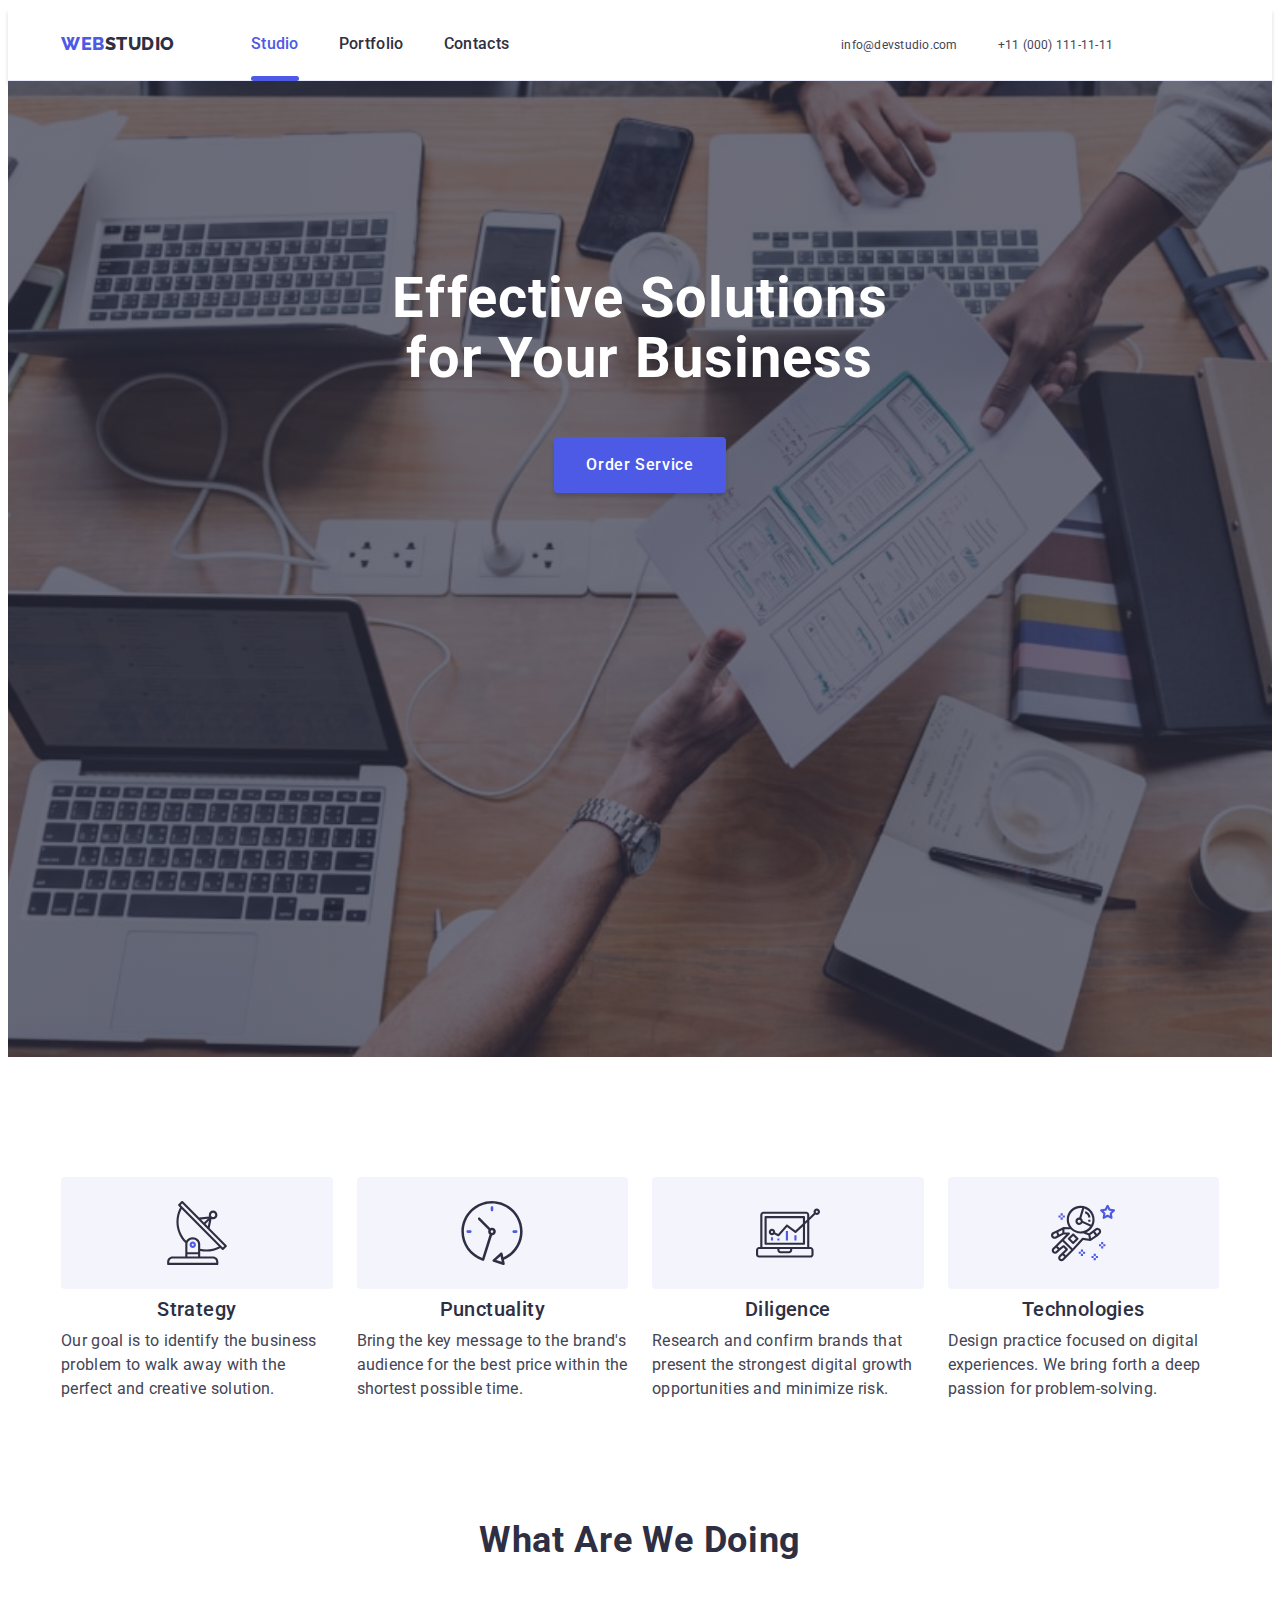
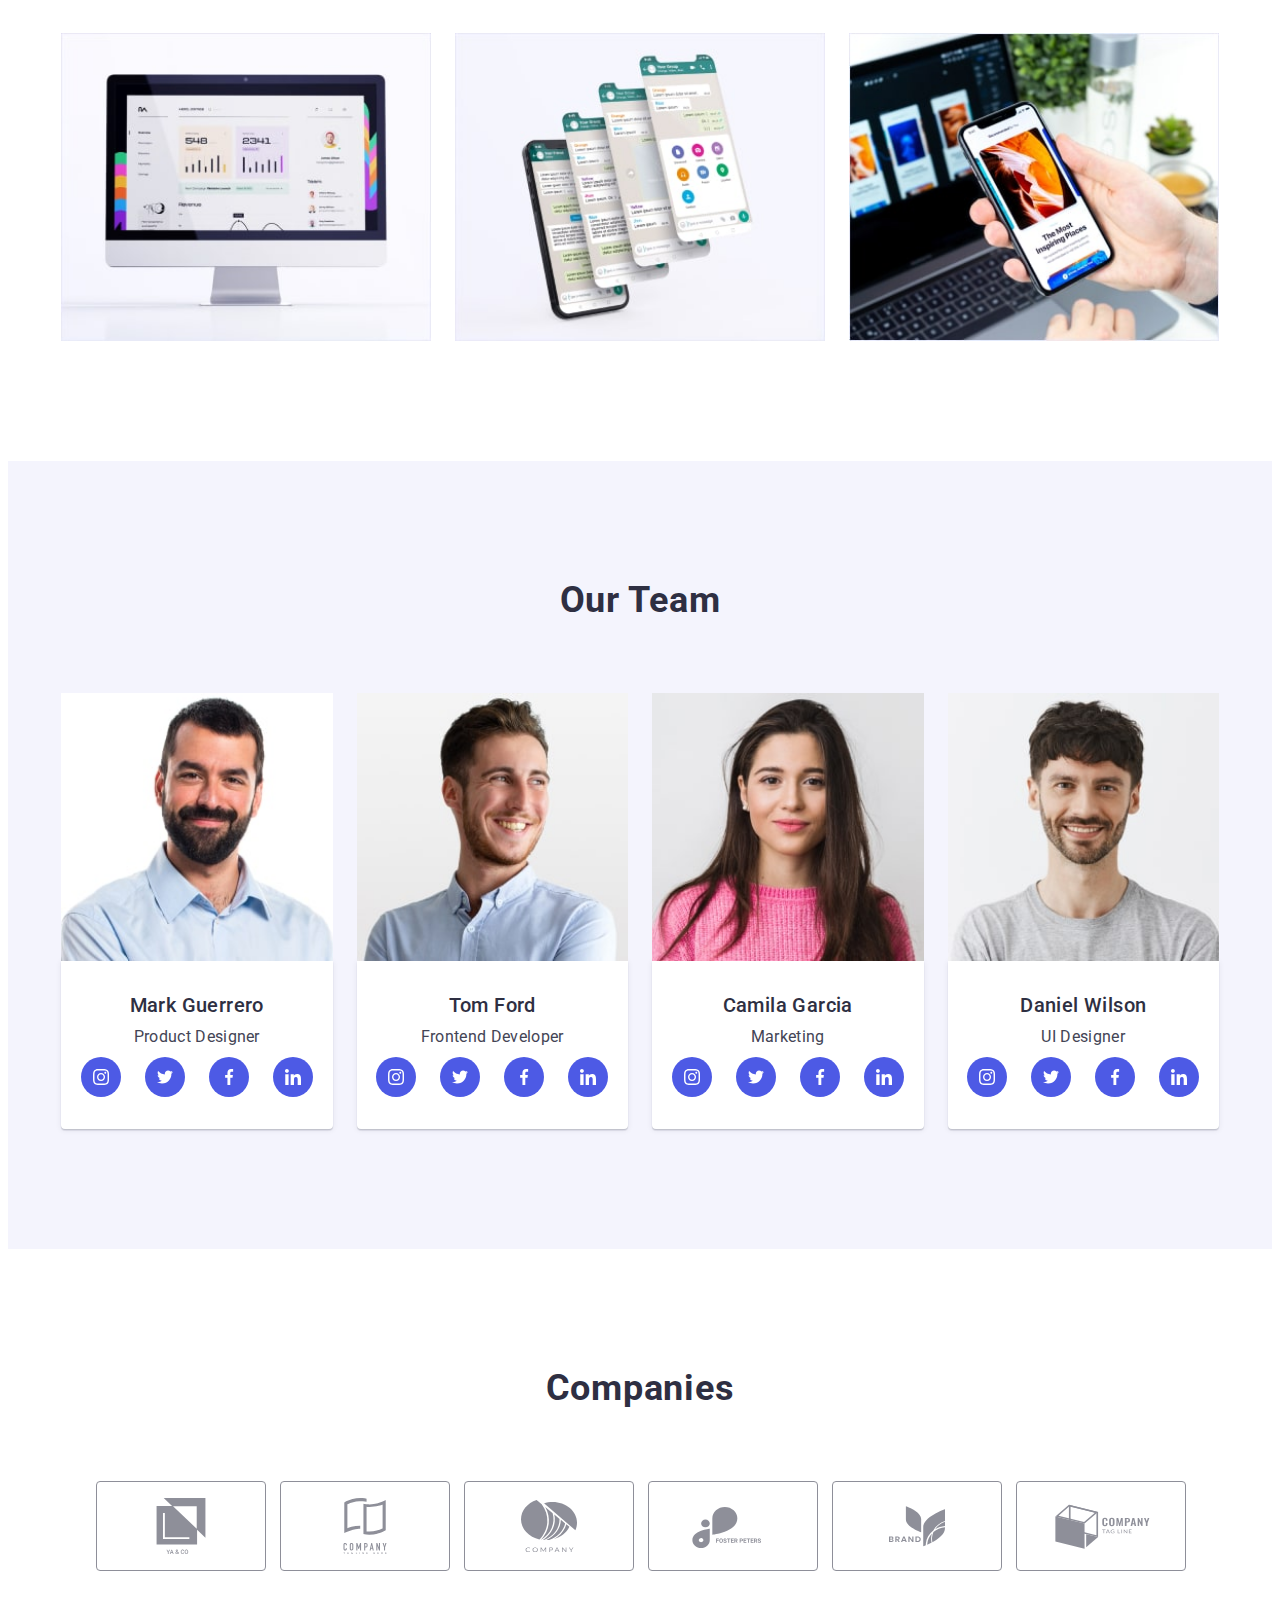
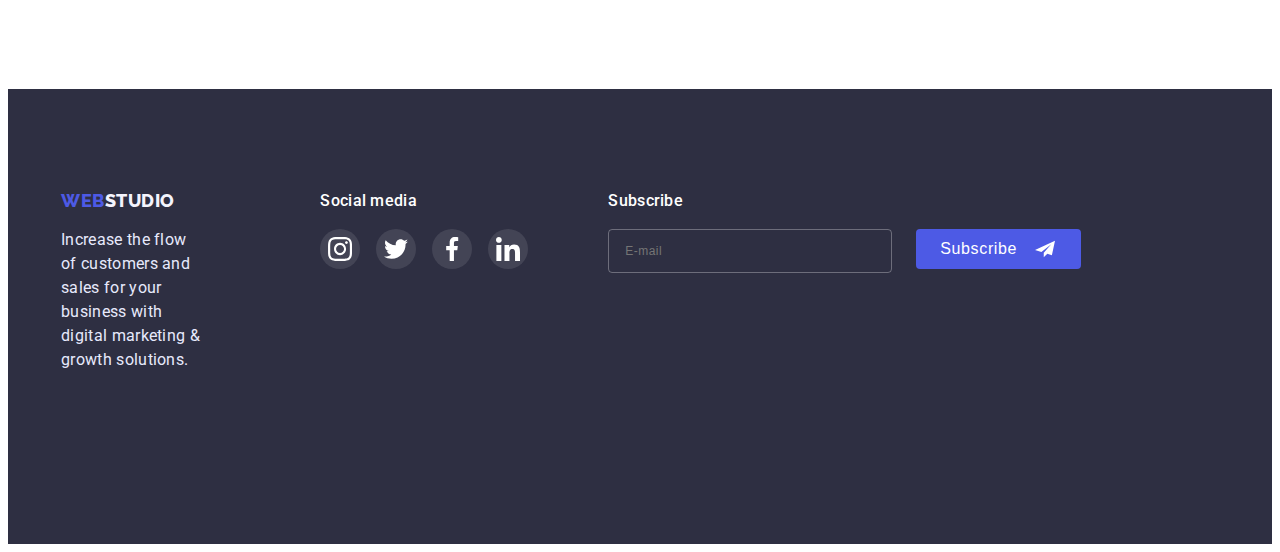
<file: index.html>
<!DOCTYPE html>
<html lang="en">
	<head>
		<meta charset="UTF-8" />
		<meta http-equiv="X-UA-Compatible" content="IE=edge" />
		<meta name="viewport" content="width=device-width, initial-scale=1.0" />
		<title>WebStudio</title>
		<link
			rel="stylesheet"
			href="https://cdnjs.cloudflare.com/ajax/libs/modern-normalize/1.1.0/modern-normalize.min.css"
			integrity="sha512-wpPYUAdjBVSE4KJnH1VR1HeZfpl1ub8YT/NKx4PuQ5NmX2tKuGu6U/JRp5y+Y8XG2tV+wKQpNHVUX03MfMFn9Q=="
			crossorigin="anonymous"
			referrerpolicy="no-referrer"
		/>
		<link rel="preconnect" href="https://fonts.googleapis.com" />
		<link rel="preconnect" href="https://fonts.gstatic.com" crossorigin />
		<link
			href="https://fonts.googleapis.com/css2?family=Raleway:wght@800&family=Roboto:wght@400;500;700&display=swap"
			rel="stylesheet"
		/>
		<link rel="stylesheet" href="./css/styles.css" />
		<link rel="stylesheet" href="./css/mobile.css" />
		<link rel="stylesheet" href="./css/tablet.css" />
		<link rel="stylesheet" href="./css/desktop.css" />
	</head>
	<body>
		<header class="header">
			<div class="container header-container">
				<a href="./index.html" class="header-logo link"><span>Web</span>Studio</a>
				<button type="button" class="menu-button js-open-menu" aria-expanded="false" aria-controls="mobile-menu">
					<svg width="32" height="22" aria-label="mobil-menu">
						<use class="icon-menu" href="./images/icons.svg.svg#icon-menu"></use>
					</svg>
				</button>
				<div class="header-nav-wrap js-menu-container" id="mobile-menu">
					<button type="button" class="header-btn-menu-close js-close-menu">
						<svg width="8" height="8">
							<use href="./images/icons.svg.svg#icon-close"></use>
						</svg>
					</button>
					<nav class="header-navigation">
						<ul class="header-list list">
							<li class="header-item"><a href="./index.html" class="header-link link active">Studio</a></li>
							<li class="header-item"><a href="./portfolio.html" class="header-link link">Portfolio</a></li>
							<li class="header-item"><a href="" class="header-link link">Contacts</a></li>
						</ul>
					</nav>
					<address class="contacts">
						<ul class="contacts-list list">
							<li class="contacts-item"
								><a href="mailto:info@devstudio.com" class="contacts-link link">info@devstudio.com</a></li
							>
							<li class="contacts-item"
								><a href="tel:+110001111111" class="tel-contacts-link link">+11 (000) 111-11-11</a></li
							>
						</ul>
					</address>
					<div class="mobile-social">
						<ul class="mobile-social-list list">
							<li class="mobile-social-item"
								><a href="" class="mobile-social-link link">
									<svg class="mobile-social-icon" width="16" height="16">
										<use href="./images/icons.svg.svg#icon-instagram"></use></svg></a
							></li>
							<li class="mobile-social-item"
								><a href="" class="mobile-social-link link"
									><svg class="mobile-social-icon" width="16" height="16">
										<use href="./images/icons.svg.svg#icon-twitter"></use></svg></a
							></li>
							<li class="mobile-social-item"
								><a href="" class="mobile-social-link link"
									><svg class="mobile-social-icon" width="16" height="16">
										<use href="./images/icons.svg.svg#icon-facebook"></use></svg></a
							></li>
							<li class="mobile-social-item"
								><a href="" class="mobile-social-link link"
									><svg class="mobile-social-icon" width="16" height="16">
										<use href="./images/icons.svg.svg#icon-linkedin"></use></svg></a
							></li>
						</ul>
					</div>
				</div>
			</div>
		</header>
		<main>
			<!-- Hero Section -->
			<section class="hero">
				<div class="container">
					<h1 class="hero-title">Effective Solutions for Your Business</h1>
					<button type="button" class="hero-btn btn" data-modal-open>Order Service</button>
				</div>
			</section>
			<!--/Hero Section -->

			<!-- Features Section -->
			<section class="features">
				<div class="container">
					<h2 class="visually-hidden">Aur Features</h2>
					<ul class="features-list list">
						<li class="features-item">
							<div class="features-box">
								<svg class="features-icon" width="64" height="64">
									<use href="./images/icons.svg.svg#icon-antenna-1"></use>
								</svg>
							</div>
							<h3 class="features-subtitle">Strategy</h3>
							<p class="features-description">
								Our goal is to identify the business problem to walk away with the perfect and creative solution.
							</p>
						</li>
						<li class="features-item">
							<div class="features-box">
								<svg class="features-icon" width="64" height="64">
									<use href="./images/icons.svg.svg#icon-clock-1"></use>
								</svg>
							</div>
							<h3 class="features-subtitle">Punctuality</h3>
							<p class="features-description">
								Bring the key message to the brand's audience for the best price within the shortest possible time.
							</p>
						</li>
						<li class="features-item">
							<div class="features-box">
								<svg class="features-icon" width="64" height="64">
									<use href="./images/icons.svg.svg#icon-diagram-1"></use>
								</svg>
							</div>
							<h3 class="features-subtitle">Diligence</h3>
							<p class="features-description">
								Research and confirm brands that present the strongest digital growth opportunities and minimize risk.
							</p>
						</li>
						<li class="features-item">
							<div class="features-box">
								<svg class="features-icon" width="64" height="64">
									<use href="./images/icons.svg.svg#icon-astronaut-1"></use>
								</svg>
							</div>
							<h3 class="features-subtitle">Technologies</h3>
							<p class="features-description">
								Design practice focused on digital experiences. We bring forth a deep passion for problem-solving.
							</p>
						</li>
					</ul>
				</div>
			</section>
			<!-- /Features Section -->

			<!-- Work Section -->
			<section class="work">
				<div class="container">
					<h2 class="work-title">What are we doing</h2>
					<ul class="work-list list">
						<li class="work-item">
							<img src="./images/work-1.jpg" alt="work" width="360" height="300" />
						</li>
						<li class="work-item">
							<img src="./images/work-2.jpg" alt="work" width="360" height="300" />
						</li>
						<li class="work-item">
							<img src="./images/work-3.jpg" alt="work" width="360" height="300" />
						</li>
					</ul>
				</div>
			</section>
			<!-- /Work Section -->

			<!-- Team Section -->
			<section class="team">
				<div class="container">
					<h2 class="team-title">Our Team</h2>
					<ul class="team-list list">
						<li class="team-item">
							<img
								srcset="./images/face11-min.jpg 1x, ./images/face11@2x-min.jpg 2x"
								src="./images/face-11-min.jpg"
								alt="programmer"
								width="264"
								height="260"
							/>
							<div class="team-content">
								<h3 class="team-subtitle">Mark Guerrero</h3>
								<p class="team-description">Product Designer</p>
								<ul class="team-social-list list">
									<li class="team-social-item"
										><a href="" class="team-social-link link">
											<svg class="team-social-icon" width="16" height="16">
												<use href="./images/icons.svg.svg#icon-instagram"></use></svg></a
									></li>
									<li class="team-social-item"
										><a href="" class="team-social-link link"
											><svg class="team-social-icon" width="16" height="16">
												<use href="./images/icons.svg.svg#icon-twitter"></use></svg></a
									></li>
									<li class="team-social-item"
										><a href="" class="team-social-link link"
											><svg class="team-social-icon" width="16" height="16">
												<use href="./images/icons.svg.svg#icon-facebook"></use></svg></a
									></li>
									<li class="team-social-item"
										><a href="" class="team-social-link link"
											><svg class="team-social-icon" width="16" height="16">
												<use href="./images/icons.svg.svg#icon-linkedin"></use></svg></a
									></li>
								</ul>
							</div>
						</li>
						<li class="team-item">
							<img
								srcset="./images/face22-min.jpg 1x, ./images/face22@2x-min.jpg 2x"
								src="./images/face-22-min.jpg"
								alt="programmer"
								width="264"
								height="260"
							/>
							<div class="team-content">
								<h3 class="team-subtitle">Tom Ford</h3>
								<p class="team-description">Frontend Developer</p>
								<ul class="team-social-list list">
									<li class="team-social-item"
										><a href="" class="team-social-link link">
											<svg class="team-social-icon" width="16" height="16">
												<use href="./images/icons.svg.svg#icon-instagram"></use></svg></a
									></li>
									<li class="team-social-item"
										><a href="" class="team-social-link link"
											><svg class="team-social-icon" width="16" height="16">
												<use href="./images/icons.svg.svg#icon-twitter"></use></svg></a
									></li>
									<li class="team-social-item"
										><a href="" class="team-social-link link"
											><svg class="team-social-icon" width="16" height="16">
												<use href="./images/icons.svg.svg#icon-facebook"></use></svg></a
									></li>
									<li class="team-social-item"
										><a href="" class="team-social-link link"
											><svg class="team-social-icon" width="16" height="16">
												<use href="./images/icons.svg.svg#icon-linkedin"></use></svg></a
									></li>
								</ul>
							</div>
						</li>
						<li class="team-item">
							<img
								srcset="./images/face33-min.jpg 1x, ./images/face33@2x-min.jpg 2x"
								src="./images/face-33-min.jpg"
								alt="programmer"
								width="264"
								height="260"
							/>
							<div class="team-content">
								<h3 class="team-subtitle">Camila Garcia</h3>
								<p class="team-description">Marketing</p>
								<ul class="team-social-list list">
									<li class="team-social-item"
										><a href="" class="team-social-link link">
											<svg class="team-social-icon" width="16" height="16">
												<use href="./images/icons.svg.svg#icon-instagram"></use></svg></a
									></li>
									<li class="team-social-item"
										><a href="" class="team-social-link link"
											><svg class="team-social-icon" width="16" height="16">
												<use href="./images/icons.svg.svg#icon-twitter"></use></svg></a
									></li>
									<li class="team-social-item"
										><a href="" class="team-social-link link"
											><svg class="team-social-icon" width="16" height="16">
												<use href="./images/icons.svg.svg#icon-facebook"></use></svg></a
									></li>
									<li class="team-social-item"
										><a href="" class="team-social-link link"
											><svg class="team-social-icon" width="16" height="16">
												<use href="./images/icons.svg.svg#icon-linkedin"></use></svg></a
									></li>
								</ul>
							</div>
						</li>
						<li class="team-item">
							<img
								srcset="./images/face44-min.jpg 1x, ./images/face44@2x-min.jpg 2x"
								src="./images/face-44-min.jpg"
								alt="programmer"
								width="264"
								height="260"
							/>
							<div class="team-content">
								<h3 class="team-subtitle">Daniel Wilson</h3>
								<p class="team-description">UI Designer</p>
								<ul class="team-social-list list">
									<li class="team-social-item"
										><a href="" class="team-social-link link">
											<svg class="team-social-icon" width="16" height="16">
												<use href="./images/icons.svg.svg#icon-instagram"></use></svg></a
									></li>
									<li class="team-social-item"
										><a href="" class="team-social-link link"
											><svg class="team-social-icon" width="16" height="16">
												<use href="./images/icons.svg.svg#icon-twitter"></use></svg></a
									></li>
									<li class="team-social-item"
										><a href="" class="team-social-link link"
											><svg class="team-social-icon" width="16" height="16">
												<use href="./images/icons.svg.svg#icon-facebook"></use></svg></a
									></li>
									<li class="team-social-item"
										><a href="" class="team-social-link link"
											><svg class="team-social-icon" width="16" height="16">
												<use href="./images/icons.svg.svg#icon-linkedin"></use></svg></a
									></li>
								</ul>
							</div>
						</li>
					</ul>
				</div>
			</section>
			<!-- /Team Section -->

			<!-- Companies Section -->
			<section class="companies">
				<div class="container container-sm">
					<h2 class="companies-title">Companies</h2>
					<ul class="companies-list list">
						<li class="companies-item"
							><a href="" class="companies-link link">
								<svg class="companies-icon" width="104" height="56">
									<use href="./images/icons.svg.svg#icon-company-1"></use>
								</svg> </a
						></li>
						<li class="companies-item"
							><a href="" class="companies-link link"
								><svg class="companies-icon" width="104" height="56">
									<use href="./images/icons.svg.svg#icon-company-2"></use></svg></a
						></li>
						<li class="companies-item"
							><a href="" class="companies-link link"
								><svg class="companies-icon" width="104" height="56">
									<use href="./images/icons.svg.svg#icon-company-3"></use></svg></a
						></li>
						<li class="companies-item"
							><a href="" class="companies-link link"
								><svg class="companies-icon" width="104" height="56">
									<use href="./images/icons.svg.svg#icon-logo-forsterpeters"></use></svg></a
						></li>
						<li class="companies-item"
							><a href="" class="companies-link link"
								><svg class="companies-icon" width="104" height="56">
									<use href="./images/icons.svg.svg#icon-company-5"></use></svg></a
						></li>
						<li class="companies-item"
							><a href="" class="companies-link link"
								><svg class="companies-icon" width="104" height="56">
									<use href="./images/icons.svg.svg#icon-logo-tagline"></use></svg></a
						></li>
					</ul>
				</div>
			</section>

			<!--/Companies Section -->
		</main>
		<footer class="footer">
			<div class="display-primary container">
				<div class="footer-text-container">
					<a href="./index.html" class="footer-logo link"><span>Web</span>Studio</a>
					<p class="footer-description">
						Increase the flow of customers and sales for your business with digital marketing & growth solutions.
					</p>
				</div>
				<div class="footer-social-container">
					<p class="footer-social-title">Social media</p>
					<ul class="footer-social-list list">
						<li class="footer-social-item"
							><a href="" class="footer-social-link link">
								<svg class="footer-social-icon" width="24" height="24">
									<use href="./images/icons.svg.svg#icon-instagram"></use>
								</svg> </a
						></li>
						<li class="footer-social-item"
							><a href="" class="footer-social-link link"
								><svg class="footer-social-icon" width="24" height="24">
									<use href="./images/icons.svg.svg#icon-twitter"></use></svg></a
						></li>
						<li class="footer-social-item"
							><a href="" class="footer-social-link link"
								><svg class="footer-social-icon" width="24" height="24">
									<use href="./images/icons.svg.svg#icon-facebook"></use></svg></a
						></li>
						<li class="footer-social-item"
							><a href="" class="footer-social-link link"
								><svg class="footer-social-icon" width="24" height="24">
									<use href="./images/icons.svg.svg#icon-linkedin"></use></svg></a
						></li>
					</ul>
				</div>
				<div class="fopter-susccribe-form">
					<p class="footer-form-subtitle"> Subscribe </p>
					<form class="footer-form">
						<input type="email" name="email" class="footer-form-input" required placeholder="E-mail" />
						<button type="submit" class="footer-subscribe-btn btn"
							>Subscribe
							<svg class="footer-subscribe-icon" width="24" height="20">
								<use href="./images/icons.svg.svg#icon-frame-3"></use>
							</svg>
						</button>
					</form>
				</div>
			</div>
		</footer>
		<!-- Modal -->
		<div class="backdrop is-hidden" data-modal>
			<div class="modal">
				<button type="button" class="modal-close" data-modal-close>
					<svg class="modal-close-icon" width="8" height="8">
						<use href="./images/icons.svg.svg#icon-close"></use>
					</svg>
				</button>
				<p class="modal-title">Leave your contacts and we will call you back</p>
				<form class="modal-form form">
					<div class="form-field">
						<label for="name" class="form-label">Name</label>
						<input type="text" name="name" id="name" class="form-input" required />
						<svg class="form-icon" width="18" height="24">
							<use href="./images/icons.svg.svg#icon-person"></use>
						</svg>
					</div>
					<div class="form-field">
						<label for="tel" class="form-label">Phone</label>
						<input type="tel" name="tel" id="tel" class="form-input" required />
						<svg class="form-icon" width="18" height="24">
							<use href="./images/icons.svg.svg#icon-phone"></use>
						</svg>
					</div>
					<div class="form-field">
						<label for="email" class="form-label">Email</label>
						<input type="email" name="email" id="email" class="form-input" required />
						<svg class="form-icon" width="18" height="24">
							<use href="./images/icons.svg.svg#icon-email"></use>
						</svg>
					</div>
					<div class="form-field textarea">
						<label for="Comment" class="form-label">Comment</label>
						<textarea
							class="comment"
							name="Comment"
							id="Comment"
							cols="30"
							rows="10"
							placeholder="Text input"
						></textarea>
					</div>

					<input type="checkbox" class="form-checkbox visually-hidden" name="Policy" id="policy" />
					<label for="policy" class="form-label-checkbox">
						<span>
							<svg class="form-checkbox-icon" width="10" height="8">
								<use href="./images/icons.svg.svg#icon-vector"></use>
							</svg>
						</span>
						I accept the terms and conditions of the<a href="">&nbspPrivacy Policy</a>
					</label>
					<button type="submit" class="form-btn btn">Send</button>
				</form>
			</div>
		</div>
		<script src="./js/modal.js"></script>
		<script src="./js/mobile-menu.js"></script>
	</body>
</html>
</file>
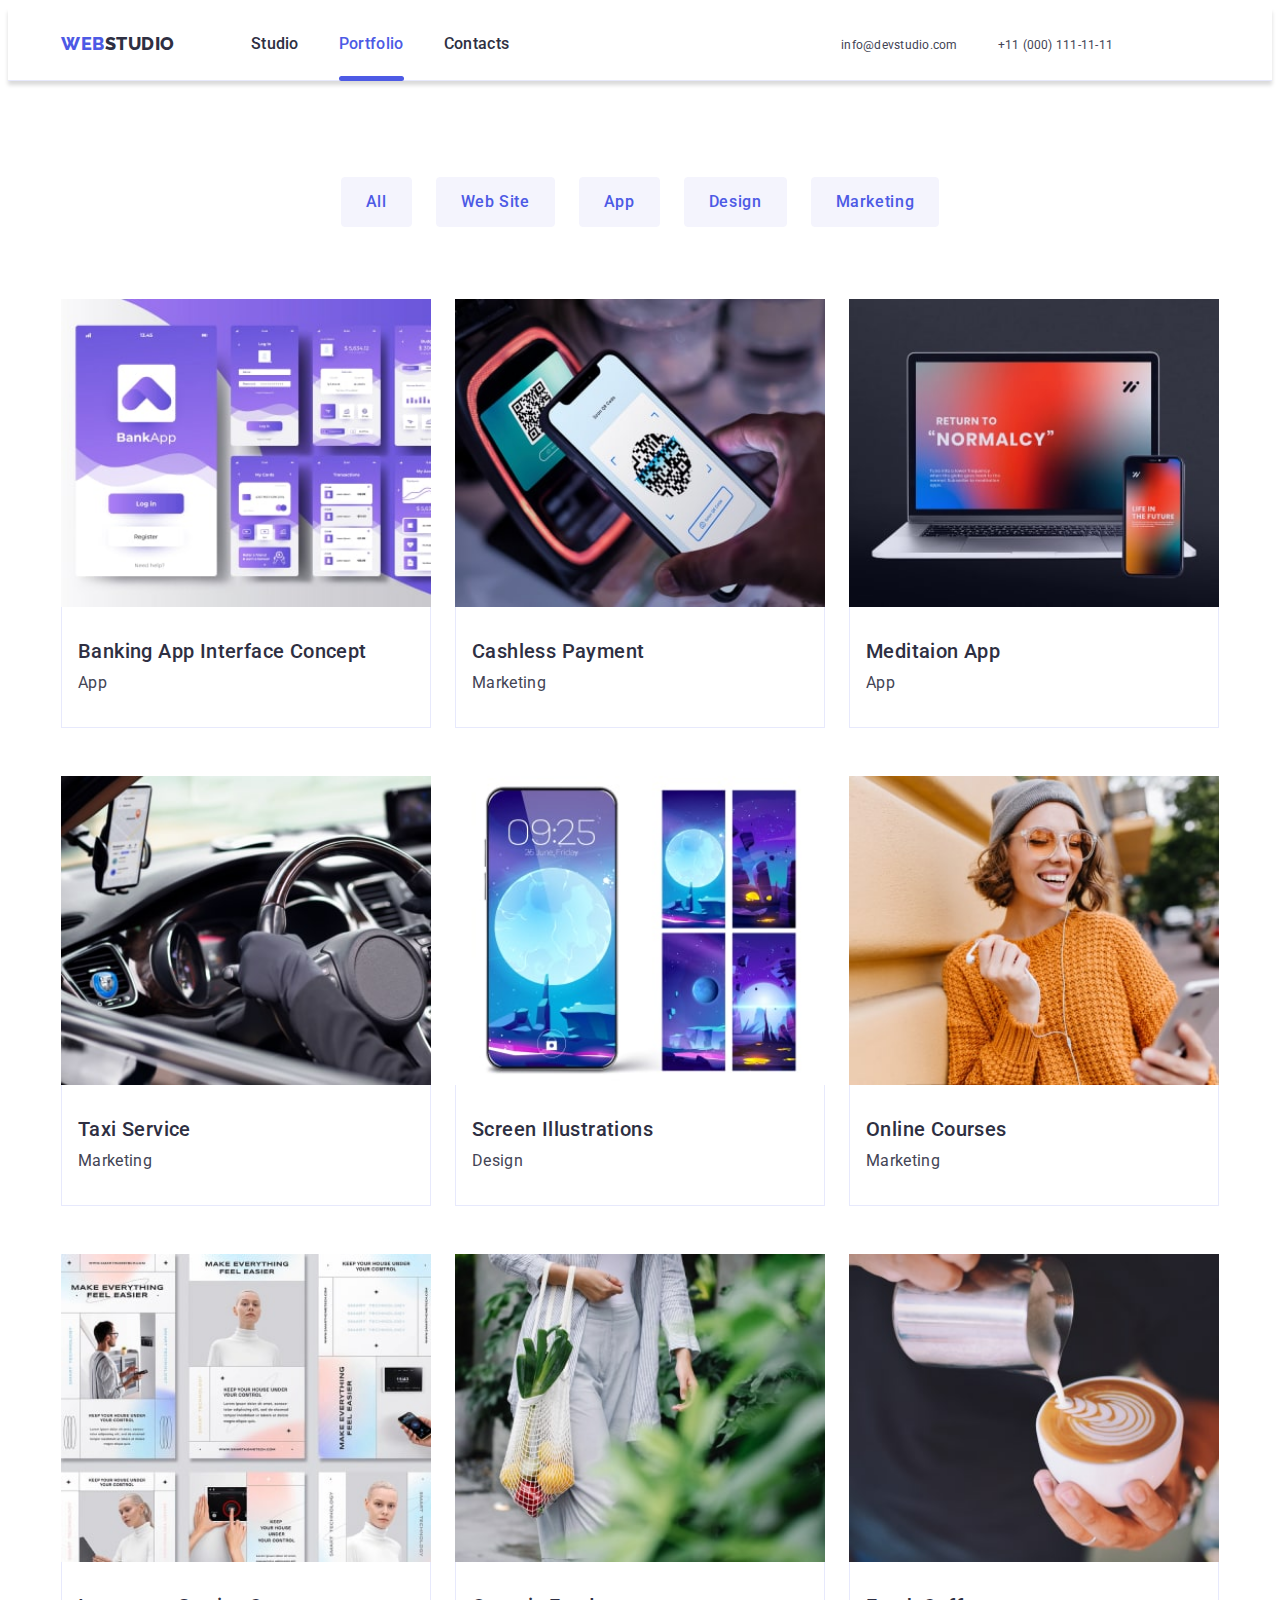
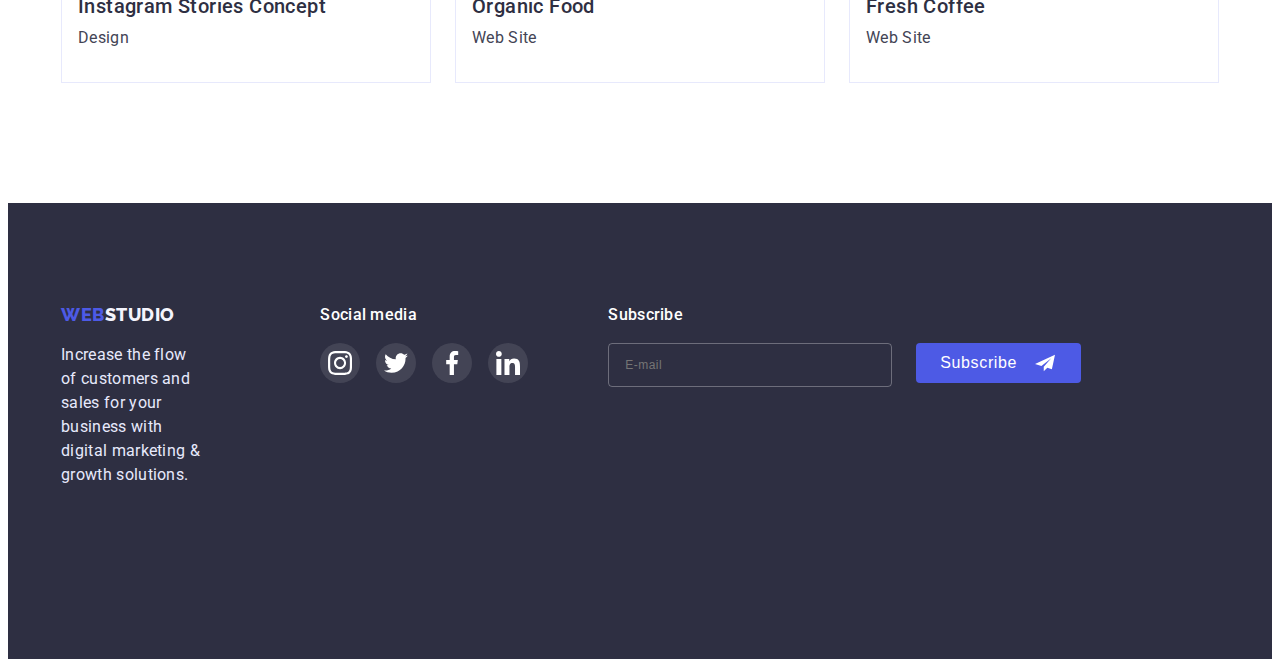
<file: portfolio.html>
<!DOCTYPE html>
<html lang="en">
	<head>
		<meta charset="UTF-8" />
		<meta http-equiv="X-UA-Compatible" content="IE=edge" />
		<meta name="viewport" content="width=device-width, initial-scale=1.0" />
		<title>WebStudio</title>
		<link
			rel="stylesheet"
			href="https://cdnjs.cloudflare.com/ajax/libs/modern-normalize/1.1.0/modern-normalize.min.css"
			integrity="sha512-wpPYUAdjBVSE4KJnH1VR1HeZfpl1ub8YT/NKx4PuQ5NmX2tKuGu6U/JRp5y+Y8XG2tV+wKQpNHVUX03MfMFn9Q=="
			crossorigin="anonymous"
			referrerpolicy="no-referrer"
		/>
		<link rel="preconnect" href="https://fonts.googleapis.com" />
		<link rel="preconnect" href="https://fonts.gstatic.com" crossorigin />
		<link
			href="https://fonts.googleapis.com/css2?family=Raleway:wght@800&family=Roboto:wght@400;500;700&display=swap"
			rel="stylesheet"
		/>
		<link rel="stylesheet" href="./css/styles.css" />
		<link rel="stylesheet" href="./css/mobile.css" />
		<link rel="stylesheet" href="./css/tablet.css" />
		<link rel="stylesheet" href="./css/desktop.css" />
	</head>
	<body>
		<header class="header">
			<div class="container header-container">
				<a href="./index.html" class="header-logo link"><span>Web</span>Studio</a>
				<button type="button" class="menu-button js-open-menu" aria-expanded="false" aria-controls="mobile-menu">
					<svg width="32" height="22" aria-label="mobil-menu">
						<use class="icon-menu" href="./images/icons.svg.svg#icon-menu"></use>
					</svg>
				</button>
				<div class="header-nav-wrap js-menu-container" id="mobile-menu">
					<button type="button" class="header-btn-menu-close js-close-menu">
						<svg width="8" height="8">
							<use href="./images/icons.svg.svg#icon-close"></use>
						</svg>
					</button>
					<nav class="header-navigation">
						<ul class="header-list list">
							<li class="header-item"><a href="./index.html" class="header-link link">Studio</a></li>
							<li class="header-item"><a href="./portfolio.html" class="header-link link active">Portfolio</a></li>
							<li class="header-item"><a href="" class="header-link link">Contacts</a></li>
						</ul>
					</nav>
					<address class="contacts">
						<ul class="contacts-list list">
							<li class="contacts-item"
								><a href="mailto:info@devstudio.com" class="contacts-link link">info@devstudio.com</a></li
							>
							<li class="contacts-item"
								><a href="tel:+110001111111" class="tel-contacts-link link">+11 (000) 111-11-11</a></li
							>
						</ul>
					</address>
					<div class="mobile-social">
						<ul class="mobile-social-list list">
							<li class="mobile-social-item"
								><a href="" class="mobile-social-link link">
									<svg class="mobile-social-icon" width="16" height="16">
										<use href="./images/icons.svg.svg#icon-instagram"></use></svg></a
							></li>
							<li class="mobile-social-item"
								><a href="" class="mobile-social-link link"
									><svg class="mobile-social-icon" width="16" height="16">
										<use href="./images/icons.svg.svg#icon-twitter"></use></svg></a
							></li>
							<li class="mobile-social-item"
								><a href="" class="mobile-social-link link"
									><svg class="mobile-social-icon" width="16" height="16">
										<use href="./images/icons.svg.svg#icon-facebook"></use></svg></a
							></li>
							<li class="mobile-social-item"
								><a href="" class="mobile-social-link link"
									><svg class="mobile-social-icon" width="16" height="16">
										<use href="./images/icons.svg.svg#icon-linkedin"></use></svg></a
							></li>
						</ul>
					</div>
				</div>
			</div>
		</header>
		<main>
			<section class="portfolio">
				<div class="container">
					<h1 class="visually-hidden">Portfolio</h1>
					<ul class="portfolio-btn-list list">
						<li class="portfolio-btn-list-item"><button type="button" class="portfolio-btn btn">All</button></li>
						<li class="portfolio-btn-list-item"><button type="button" class="portfolio-btn btn">Web Site</button></li>
						<li class="portfolio-btn-list-item"><button type="button" class="portfolio-btn btn">App</button></li>
						<li class="portfolio-btn-list-item"><button type="button" class="portfolio-btn btn">Design</button></li>
						<li class="portfolio-btn-list-item"><button type="button" class="portfolio-btn btn">Marketing</button></li>
					</ul>
					<ul class="portfolio-list list">
						<li class="portfolio-item">
							<a href="" class="porfolio-link">
								<div class="portfolio-thumb">
									<img src="./images/porfolio-1.jpg" alt="example of work" width="360" height="300" />
									<p class="portfolio-link-description"
										>14 Stylish and User-Friendly App Design Concepts · Task Manager App · Calorie Tracker App · Exotic
										Fruit Ecommerce App · Cloud Storage App</p
									>
								</div>
								<div class="portfolio-content">
									<h2 class="portfolio-subtitle">Banking App Interface Concept</h2>
									<p class="portfolio-description">App</p>
								</div></a
							>
						</li>
						<li class="portfolio-item">
							<a href="" class="porfolio-link">
								<div class="portfolio-thumb">
									<img src="./images/porfolio-2.jpg" alt="example of work" width="360" height="300" />
									<p class="portfolio-link-description"
										>14 Stylish and User-Friendly App Design Concepts · Task Manager App · Calorie Tracker App · Exotic
										Fruit Ecommerce App · Cloud Storage App</p
									>
								</div>
								<div class="portfolio-content">
									<h2 class="portfolio-subtitle">Cashless Payment</h2>
									<p class="portfolio-description">Marketing</p>
								</div></a
							>
						</li>
						<li class="portfolio-item">
							<a href="" class="porfolio-link">
								<div class="portfolio-thumb"
									><img src="./images/porfolio-3.jpg" alt="example of work" width="360" height="300" />
									<p class="portfolio-link-description"
										>14 Stylish and User-Friendly App Design Concepts · Task Manager App · Calorie Tracker App · Exotic
										Fruit Ecommerce App · Cloud Storage App</p
									></div
								>
								<div class="portfolio-content">
									<h2 class="portfolio-subtitle">Meditaion App</h2>
									<p class="portfolio-description">App</p>
								</div></a
							>
						</li>
						<li class="portfolio-item">
							<a href="" class="porfolio-link"
								><div class="portfolio-thumb">
									<img src="./images/porfolio-4.jpg" alt="example of work" width="360" height="300" />
									<p class="portfolio-link-description"
										>14 Stylish and User-Friendly App Design Concepts · Task Manager App · Calorie Tracker App · Exotic
										Fruit Ecommerce App · Cloud Storage App</p
									></div
								>
								<div class="portfolio-content">
									<h2 class="portfolio-subtitle">Taxi Service</h2>
									<p class="portfolio-description">Marketing</p>
								</div></a
							>
						</li>
						<li class="portfolio-item">
							<a href="" class="porfolio-link">
								<div class="portfolio-thumb">
									<img src="./images/porfolio-5.jpg" alt="example of work" width="360" height="300" />
									<p class="portfolio-link-description"
										>14 Stylish and User-Friendly App Design Concepts · Task Manager App · Calorie Tracker App · Exotic
										Fruit Ecommerce App · Cloud Storage App</p
									>
								</div>
								<div class="portfolio-content">
									<h2 class="portfolio-subtitle">Screen Illustrations</h2>
									<p class="portfolio-description">Design</p>
								</div></a
							>
						</li>
						<li class="portfolio-item">
							<a href="" class="porfolio-link">
								<div class="portfolio-thumb"
									><img src="./images/porfolio-6.jpg" alt="example of work" width="360" height="300" />
									<p class="portfolio-link-description"
										>14 Stylish and User-Friendly App Design Concepts · Task Manager App · Calorie Tracker App · Exotic
										Fruit Ecommerce App · Cloud Storage App</p
									></div
								>
								<div class="portfolio-content">
									<h2 class="portfolio-subtitle">Online Courses</h2>
									<p class="portfolio-description">Marketing</p>
								</div></a
							>
						</li>
						<li class="portfolio-item">
							<a href="" class="porfolio-link"
								><div class="portfolio-thumb">
									<img src="./images/porfolio-7.jpg" alt="example of work" width="360" height="300" />
									<p class="portfolio-link-description"
										>14 Stylish and User-Friendly App Design Concepts · Task Manager App · Calorie Tracker App · Exotic
										Fruit Ecommerce App · Cloud Storage App</p
									>
								</div>
								<div class="portfolio-content">
									<h2 class="portfolio-subtitle">Instagram Stories Concept</h2>
									<p class="portfolio-description">Design</p>
								</div></a
							>
						</li>
						<li class="portfolio-item">
							<a href="" class="porfolio-link"
								><div class="portfolio-thumb"
									><img src="./images/porfolio-8.jpg" alt="example of work" width="360" height="300" />
									<p class="portfolio-link-description"
										>14 Stylish and User-Friendly App Design Concepts · Task Manager App · Calorie Tracker App · Exotic
										Fruit Ecommerce App · Cloud Storage App</p
									></div
								>
								<div class="portfolio-content">
									<h2 class="portfolio-subtitle">Organic Food</h2>
									<p class="portfolio-description">Web Site</p>
								</div></a
							>
						</li>
						<li class="portfolio-item">
							<a href="" class="porfolio-link"
								><div class="portfolio-thumb"
									><img src="./images/porfolio-9.jpg" alt="example of work" width="360" height="300" />
									<p class="portfolio-link-description"
										>14 Stylish and User-Friendly App Design Concepts · Task Manager App · Calorie Tracker App · Exotic
										Fruit Ecommerce App · Cloud Storage App</p
									></div
								>
								<div class="portfolio-content">
									<h2 class="portfolio-subtitle">Fresh Coffee</h2>
									<p class="portfolio-description">Web Site</p>
								</div></a
							>
						</li>
					</ul>
				</div>
			</section>
		</main>
		<footer class="footer">
			<div class="display-primary container">
				<div class="footer-text-container">
					<a href="./index.html" class="footer-logo link"><span>Web</span>Studio</a>
					<p class="footer-description">
						Increase the flow of customers and sales for your business with digital marketing & growth solutions.
					</p>
				</div>
				<div class="footer-social-container">
					<h2 class="footer-social-title">Social media</h2>
					<ul class="footer-social-list list">
						<li class="footer-social-item"
							><a href="" class="footer-social-link link">
								<svg class="footer-social-icon" width="24" height="24">
									<use href="./images/icons.svg.svg#icon-instagram"></use>
								</svg> </a
						></li>
						<li class="footer-social-item"
							><a href="" class="footer-social-link link"
								><svg class="footer-social-icon" width="24" height="24">
									<use href="./images/icons.svg.svg#icon-twitter"></use></svg></a
						></li>
						<li class="footer-social-item"
							><a href="" class="footer-social-link link"
								><svg class="footer-social-icon" width="24" height="24">
									<use href="./images/icons.svg.svg#icon-facebook"></use></svg></a
						></li>
						<li class="footer-social-item"
							><a href="" class="footer-social-link link"
								><svg class="footer-social-icon" width="24" height="24">
									<use href="./images/icons.svg.svg#icon-linkedin"></use></svg></a
						></li>
					</ul>
				</div>
				<div class="fopter-susccribe-form">
					<p class="footer-form-subtitle"> Subscribe </p>
					<form class="footer-form">
						<input type="email" name="email" class="footer-form-input" required placeholder="E-mail" />
						<button type="submit" class="footer-subscribe-btn btn"
							>Subscribe
							<svg class="footer-subscribe-icon" width="24" height="20">
								<use href="./images/icons.svg.svg#icon-frame-3"></use>
							</svg>
						</button>
					</form>
				</div>
			</div>
		</footer>
	</body>
</html>
</file>
<file: css/styles.css>
:root {
	--description-text-color: #434455;
	--contacts-text-color: #434455;
	--main-subtitle-color: #2e2f42;
	--main-title-color: #2e2f42;
	--header-logo-color: #2e2f42;
	--header-link-color: #2e2f42;
	--hero-title-color: #ffffff;
	--hero-background-color: #2e2f42;
	--accent-color: #4d5ae5;
	--footer-logo-color: #f4f4fd;
	--footer-description-color: #e7e9fc;
	--footer-background-color: #2e2f42;
	--team-background-color: #f4f4fd;
	--hero-btn-text-color: #ffffff;
	--portfolio-btn-background-color: #f4f4fd;
	--portfolio-btn-text-hover-color: #ffffff;
}

body {
	font-family: "Roboto", sans-serif;
	background: #ffffff;
}

h1,
h2,
h3,
h4,
h5,
h6,
p {
	margin: 0;
}
ul {
	list-style: none;
	margin: 0;
	padding-left: 0;
}
img {
	display: block;
	width: 100%;
	height: auto;
}
button {
	display: block;
	cursor: pointer;
	border: none;
}
address {
	font-style: normal;
}
a {
	text-decoration: none;
}

.container {
	width: 100%;
	margin: 0 auto;
	padding: 0 15px;
}

.list {
	list-style: none;
}

.link {
	text-decoration: none;
}

.visually-hidden {
	position: absolute;
	width: 1px;
	height: 1px;
	margin: -1px;
	border: 0;
	padding: 0;

	white-space: nowrap;
	clip-path: inset(100%);
	clip: rect(0 0 0 0);
	overflow: hidden;
}

.btn {
	cursor: pointer;
}

/* ------------------Header----------------- */
.header {
	padding: 24px 0;
	border-bottom: 1px solid #e7e9fc;
	box-shadow: 0px 4px 4px rgba(0, 0, 0, 0.15);
}
.header-container {
	display: flex;
	align-items: center;
}
.header-navigation {
	display: flex;
	align-items: center;
}
.header-logo {
	font-family: "Raleway", sans-serif;
	font-style: normal;
	font-weight: 800;
	font-size: 18px;
	line-height: 1.33;
	display: flex;
	align-items: center;
	letter-spacing: 0.03em;
	text-transform: uppercase;
	color: var(--header-logo-color);
	/* margin-right: 76px; */
}
.header-logo span {
	color: var(--accent-color);
}
.header-list {
}
.header-item {
	margin-bottom: 40px;
}
.header-link {
	font-weight: 700;
	font-size: 36px;
	line-height: 1.5;
	letter-spacing: 0.02em;
	color: var(--header-link-color);
	transition: color 250ms cubic-bezier(0.4, 0, 0.2, 1);
	/* padding-bottom: 28px; */
}

.header-link:hover {
	color: var(--accent-color);
}
.header-link:focus {
	color: var(--accent-color);
}

.contacts {
	/* margin-left: auto; */
}
.contacts-list {
	display: flex;
	flex-direction: column-reverse;
}
.contacts-item {
	margin-bottom: 40px;
}

.contacts-link {
	font-style: normal;
	font-weight: 500;
	font-size: 20px;
	line-height: 1.5;
	letter-spacing: 0.02em;
	color: var(--contacts-text-color);
	transition: color 250ms cubic-bezier(0.4, 0, 0.2, 1);
}
.contacts-link:hover {
	color: var(--accent-color);
}
.contacts-link:focus {
	color: var(--accent-color);
}
.tel-contacts-link {
	font-style: normal;
	font-weight: 600;
	font-size: 36px;
	line-height: 1.5;
	letter-spacing: 0.02em;
	color: var(--accent-color);
	transition: color 250ms cubic-bezier(0.4, 0, 0.2, 1);
}
.tel-contacts-link:hover {
	color: var(--accent-color);
}
.tel-contacts-link:focus {
	color: var(--accent-color);
}

/* -----Mobil-menu */
.menu-button {
	display: inline-flex;
	margin: 0;
	padding: 0;
	border: none;
	background-color: transparent;
	margin-left: auto;
}

.header-nav-wrap {
	background-color: #ffffff;
	width: 100%;
	height: 100vh;
	position: fixed;
	/* justify-content: space-between;  */
	display: flex;
	flex-direction: column;
	justify-content: space-between;
	/* height: 100%; */
	max-height: 796px;
	z-index: 999;
	top: 0;
	left: 0;
	padding-top: 80px;
	padding-right: 15px;
	padding-bottom: 40px;
	padding-left: 40px;
	opacity: 0;
	visibility: hidden;
	pointer-events: none;
	transform: translateX(-100%);
	transition: transform var(--time-function), opacity var(--time-function), visibility var(--time-function);
}
.header-nav-wrap.is-open {
	opacity: 1;
	visibility: visible;
	pointer-events: auto;
	transform: translateX(0);
}
.header-btn-menu-close {
	position: absolute;
	top: 24px;
	right: 24px;
	width: 24px;
	height: 24px;
	border-radius: 50%;
	background-color: transparent;
	border: 1px solid rgba(0, 0, 0, 0.1);
	display: flex;
	align-items: center;
	justify-content: center;
	transition: fill 250ms cubic-bezier(0.4, 0, 0.2, 1), background-color 250ms cubic-bezier(0.4, 0, 0.2, 1),
		border-color 250ms cubic-bezier(0.4, 0, 0.2, 1);
}
.header-btn-menu-close:is(:hover, :focus) {
	fill: white;
	background-color: var(--accent-color);
	border-color: var(--accent-color);
}

.mobile-social {
}
.mobile-social-list {
	display: flex;
	justify-content: space-evenly;
	gap: 24px;
}
.mobile-social-item {
	width: 40px;
	height: 40px;
}
.mobile-social-link {
	display: flex;
	justify-content: center;
	align-items: center;
	width: 100%;
	height: 100%;
	border-radius: 50%;
	background-color: var(--accent-color);
	fill: white;
	transition: background-color 250ms cubic-bezier(0.4, 0, 0.2, 1);
}
.mobile-social-link:is(:hover, :focus) {
	background-color: #404bbf;
}
.mobile-social-icon {
}

/* ------------------Hero Section----------------- */
.hero {
	text-align: center;
	padding: 112px 0;
	background-image: linear-gradient(rgba(46, 47, 66, 0.7), rgba(46, 47, 66, 0.7)), url(../images/mobile-bg-min.jpg);
	background-repeat: no-repeat;
	background-position: center;
	background-size: cover;
	max-width: 428px;
	height: 432px;
	margin: 0 auto;
}

@media (min-resolution: 2ddpx) {
	.hero {
		background-image: linear-gradient(rgba(46, 47, 66, 0.7), rgba(46, 47, 66, 0.7)), url(../images/mobile-bg@2x-min.jpg);
	}
}

@media (min-width: 480px) {
	.hero {
		background-image: linear-gradient(rgba(46, 47, 66, 0.7), rgba(46, 47, 66, 0.7)), url(../images/tablet-bg-min.jpg);
	}
	@media (min-resolution: 2ddpx) {
		.hero {
			background-image: linear-gradient(rgba(46, 47, 66, 0.7), rgba(46, 47, 66, 0.7)),
				url(../images/tablet-bg@2x-min.jpg);
		}
	}
}

@media (min-width: 768px) {
	.hero {
		background-image: linear-gradient(rgba(46, 47, 66, 0.7), rgba(46, 47, 66, 0.7)), url(../images/desctop-bg-min.jpg);
	}
	@media (min-resolution: 2ddpx) {
		.hero {
			background-image: linear-gradient(rgba(46, 47, 66, 0.7), rgba(46, 47, 66, 0.7)),
				url(../images/desctop-bg@2x-min.jpg);
		}
	}
}

.hero-title {
	font-weight: 700;
	font-size: 36px;
	line-height: 1.07;
	letter-spacing: 0.02em;
	color: var(--hero-title-color);
	max-width: 496px;
	margin: 0 auto;
	margin-bottom: 48px;
}
.hero-btn {
	font-family: inherit;
	font-weight: 500;
	font-size: 16px;
	line-height: 1.5;
	align-items: center;
	letter-spacing: 0.04em;
	color: var(--hero-btn-text-color);
	background: var(--accent-color);
	box-shadow: 0px 4px 4px rgba(0, 0, 0, 0.15);
	border-radius: 4px;
	min-width: 169px;
	margin: 0 auto;
	padding: 16px 32px;
	transition: background-color 250ms cubic-bezier(0.4, 0, 0.2, 1),
		box-shadow 250ms cubic-bezier(0.4, 0, 0.2, 1) border-radius 250ms cubic-bezier(0.4, 0, 0.2, 1);
}

.hero-btn:hover {
	background-color: rgba(64, 75, 191, 1);
	box-shadow: 0px 4px 4px rgba(0, 0, 0, 0.15);
	border-radius: 4px;
}
.hero-btn:focus {
	background-color: rgba(64, 75, 191, 1);
	box-shadow: 0px 4px 4px rgba(0, 0, 0, 0.15);
	border-radius: 4px;
}

/* ------------------Features Section----------------- */
.features {
	padding: 96px 0;
}
.features-list {
	display: block;
}
.features-item:not(:last-child) {
	margin-bottom: 72px;
}
.features-box {
	display: none;
	justify-content: center;
	align-items: center;
	background: #f4f4fd;
	border-radius: 4px;
	height: 112px;
	margin-bottom: 8px;
}
.features-icon {
}
.features-subtitle {
	text-align: center;
	font-weight: 700;
	font-size: 36px;
	line-height: 1.2;
	letter-spacing: 0.02em;
	color: var(--main-subtitle-color);
	margin-bottom: 8px;
}
.features-description {
	font-weight: 500;
	font-size: 16px;
	line-height: 1.5;
	letter-spacing: 0.02em;
	color: var(--description-text-color);
}
/* ------------------Work Section----------------- */
.work {
	margin-bottom: 120px;
	display: none;
}
.work-title {
	font-weight: 700;
	font-size: 36px;
	line-height: 1.11;
	text-align: center;
	letter-spacing: 0.02em;
	text-transform: capitalize;
	color: var(--main-title-color);
	margin-bottom: 72px;
}
.work-list {
	display: flex;
	gap: 24px;
}
.work-item {
	width: calc((100% - 48px) / 3);
}

/* ------------------Team Section----------------- */
.team {
	background: var(--team-background-color);
	padding: 96px 0;
}
.team-title {
	font-weight: 700;
	font-size: 36px;
	line-height: 1.11;
	text-align: center;
	letter-spacing: 0.02em;
	text-transform: capitalize;
	color: var(--main-title-color);
	margin-bottom: 72px;
}
.team-list {
	display: flex;
	flex-wrap: wrap;
	row-gap: 72px;
	justify-content: center;
}
.team-item {
	/* width: 100%; */
	width: 264px;
}
.team-content {
	/* width: 264px; */
	background-color: #ffffff;
	padding-top: 32px;
	padding-bottom: 32px;
	box-shadow: 0px 1px 6px rgba(46, 47, 66, 0.08), 0px 1px 1px rgba(46, 47, 66, 0.16), 0px 2px 1px rgba(46, 47, 66, 0.08);
	border-radius: 0px 0px 4px 4px;
}
.team-subtitle {
	font-weight: 500;
	font-size: 20px;
	line-height: 1.2;
	text-align: center;
	letter-spacing: 0.02em;
	color: var(--main-subtitle-color);
	margin-bottom: 8px;
}
.team-description {
	font-weight: 400;
	font-size: 16px;
	line-height: 1.5;
	text-align: center;
	letter-spacing: 0.02em;
	color: var(--description-text-color);
	margin-bottom: 8px;
}

.team-social-list {
	display: flex;
	justify-content: center;
	gap: 24px;
}
.team-social-item {
	width: 40px;
	height: 40px;
}
.team-social-link {
	display: flex;
	justify-content: center;
	align-items: center;
	width: 100%;
	height: 100%;
	border-radius: 50%;
	background-color: var(--accent-color);
	fill: white;
	transition: background-color 250ms cubic-bezier(0.4, 0, 0.2, 1);
}

.team-social-link:is(:hover, :focus) {
	background-color: #404bbf;
}

/* ------------------Companies Section----------------- */
.companies {
	padding: 96px 0;
}

.companies-title {
	font-weight: 700;
	font-size: 36px;
	line-height: 1.11;
	text-align: center;
	letter-spacing: 0.02em;
	text-transform: capitalize;
	color: var(--main-title-color);
	margin-bottom: 72px;
}
.companies-list {
	display: flex;
	justify-content: center;
	gap: 72px 16px;
	flex-wrap: wrap;
}

.companies-item {
	width: 168px;
	height: 88px;
	width: calc((100% - 24px) / 2);
}
.companies-link {
	display: flex;
	justify-content: center;
	align-items: center;
	width: 100%;
	height: 100%;
	border: 1px solid currentColor;
	border-radius: 4px;
	color: #8e8f99;
	transition: color 250ms cubic-bezier(0.4, 0, 0.2, 1);
}

.companies-link:is(:hover, :focus) {
	color: var(--accent-color);
}
.companies-icon {
	fill: currentColor;
}

/* ------------------Modal----------------- */
.backdrop {
	position: fixed;
	top: 0;
	left: 0;
	width: 100%;
	height: 100%;
	background-color: rgba(120, 120, 120, 0.5);
	transition: opacity 250ms cubic-bezier(0.4, 0, 0.2, 1), visibility 250ms cubic-bezier(0.4, 0, 0.2, 1);
}
.backdrop.is-hidden {
	opacity: 0;
	pointer-events: none;
	visibility: hidden;
}
.modal {
	position: absolute;
	top: 50%;
	left: 50%;
	transform: translate(-50%, -50%);
	/* width: 408px;
	height: 584px; */
	background-color: #ffffff;
	padding: 72px 24px 24px;
	width: calc(100% - 2 * 15px);
	overflow-y: auto;
	max-height: 576px;
	height: 90%;
}

.modal-close {
	position: absolute;
	top: 24px;
	right: 24px;
	width: 24px;
	height: 24px;
	border-radius: 50%;
	background-color: transparent;
	border: 1px solid rgba(0, 0, 0, 0.1);
	display: flex;
	align-items: center;
	justify-content: center;
	transition: fill 250ms cubic-bezier(0.4, 0, 0.2, 1), background-color 250ms cubic-bezier(0.4, 0, 0.2, 1),
		border-color 250ms cubic-bezier(0.4, 0, 0.2, 1);
}
.modal-close:is(:hover, :focus) {
	fill: white;
	background-color: var(--accent-color);
	border-color: var(--accent-color);
}

.modal-form {
	margin-left: auto;
	margin-right: auto;
}
.modal-title {
	font-weight: 500;
	font-size: 16px;
	line-height: 1.5;
	text-align: center;
	letter-spacing: 0.02em;
	color: #2e2f42;
	margin-bottom: 16px;
}

.form-field {
	position: relative;
	margin-bottom: 8px;
	display: flex;
	flex-direction: column;
}
.form-label {
	font-weight: 400;
	font-size: 12px;
	line-height: 1.33;
	letter-spacing: 0.04em;
	color: #8e8f99;
	margin-bottom: 4px;
}
.form-input {
	width: 100%;
	height: 40px;
	border: 1px solid rgba(33, 33, 33, 0.2);
	border-radius: 4px;
	padding-left: 38px;
	transition: border-color 250ms cubic-bezier(0.4, 0, 0.2, 1);
}
.form-input:focus {
	border-color: var(--accent-color);
	outline: none;
}
.form-input:focus + .form-icon {
	fill: var(--accent-color);
}
.form-icon {
	position: absolute;
	left: 16px;
	top: 50%;
	transform: translate(-50%);
	transition: fill 250ms cubic-bezier(0.4, 0, 0.2, 1);
}

.textarea {
	margin-bottom: 16px;
}
.comment {
	height: 80px;
	/* height: 120px; */
	padding: 8px 16px;
	border-radius: 4px;
	resize: none;
	transition: border-color 250ms cubic-bezier(0.4, 0, 0.2, 1);
}
.comment:focus {
	border-color: var(--accent-color);
	outline: none;
}

.form-label-checkbox {
	font-weight: 400;
	font-size: 12px;
	line-height: 1.17;
	letter-spacing: 0.04em;
	color: #757575;
	display: flex;
	align-items: center;
	margin-bottom: 24px;
}

.form-checkbox:checked + .form-label-checkbox::before {
	background-color: var(--accent-color);
	border-color: var(--accent-color);
}

.form-label-checkbox span {
	content: "";
	display: block;
	width: 16px;
	height: 16px;
	border: 1.25px solid #2e2f42;
	border-radius: 2px;
	margin-right: 8px;
	display: flex;
	align-items: center;
	justify-content: center;
	fill: transparent;
	transition: background-color 250ms cubic-bezier(0.4, 0, 0.2, 1), border-color 250ms cubic-bezier(0.4, 0, 0.2, 1);
}
.form-checkbox:checked + .form-label-checkbox span {
	fill: #ffffff;
	background-color: var(--accent-color);
	border-color: var(--accent-color);
}

.form-btn {
	font-family: inherit;
	font-weight: 500;
	font-size: 16px;
	line-height: 1.5;
	align-items: center;
	letter-spacing: 0.04em;
	color: var(--hero-btn-text-color);
	background: var(--accent-color);
	box-shadow: 0px 4px 4px rgba(0, 0, 0, 0.15);
	border-radius: 4px;
	min-width: 169px;
	margin: 0 auto;
	padding: 16px 32px;
	transition: background-color 250ms cubic-bezier(0.4, 0, 0.2, 1);
}

.form-btn:hover {
	background-color: rgba(64, 75, 191, 1);
	box-shadow: 0px 4px 4px rgba(0, 0, 0, 0.15);
	border-radius: 4px;
}
.form-btn:focus {
	background-color: rgba(64, 75, 191, 1);
	box-shadow: 0px 4px 4px rgba(0, 0, 0, 0.15);
	border-radius: 4px;
}
::placeholder {
	font-weight: 400;
	font-size: 12px;
	line-height: 1.33;
	letter-spacing: 0.04em;
}

/* ------------------/Modal----------------- */

/* ------------------Footer Section----------------- */
.footer {
	background: var(--footer-background-color);
	padding: 96px 0;
}
.footer-logo {
	justify-content: center;
	font-family: "Raleway", sans-serif;
	font-style: normal;
	font-weight: 800;
	font-size: 18px;
	line-height: 1.33;
	display: flex;
	align-items: center;
	letter-spacing: 0.03em;
	text-transform: uppercase;
	color: var(--footer-logo-color);
	margin-bottom: 16px;
}
.footer-logo span {
	color: var(--accent-color);
}
.footer-description {
	font-weight: 400;
	font-size: 16px;
	line-height: 1.5;
	letter-spacing: 0.02em;
	color: var(--footer-description-color);
	max-width: 264px;
	margin: 0 auto;
}

.display-primary {
	flex-wrap: wrap;
	flex-direction: column;
	justify-content: center;
	align-items: center;
}
.footer-text-container {
	margin-bottom: 72px;
}

.footer-social-container {
	margin-bottom: 72px;
}
.footer-social-title {
	text-align: center;
	font-family: "Roboto";
	font-style: normal;
	font-weight: 500;
	font-size: 16px;
	line-height: 1.5;
	letter-spacing: 0.02em;
	color: #ffffff;
	margin-bottom: 16px;
}
.footer-social-list {
	display: flex;
	justify-content: center;
	gap: 16px;
}
.footer-social-item {
	width: 40px;
	height: 40px;
}
.footer-social-link {
	display: flex;
	justify-content: center;
	align-items: center;
	width: 100%;
	height: 100%;
	border-radius: 50%;
	background-color: rgba(255, 255, 255, 0.1);
	fill: white;
	transition: background-color 250ms cubic-bezier(0.4, 0, 0.2, 1);
}
.footer-social-link:is(:hover, :focus) {
	background-color: #31d0aa;
}

.fopter-susccribe-form {
	/* margin-left: 80px; */
	display: flex;
	flex-direction: column;
	align-items: center;
	width: 100%;
}
.footer-form-subtitle {
	font-weight: 500;
	font-size: 16px;
	line-height: 1.5;
	letter-spacing: 0.02em;
	color: #ffffff;
	margin-bottom: 16px;
}
.footer-form {
	display: flex;
	flex-direction: column;
	width: 100%;
	align-items: center;
}

.footer-form-input {
	width: 100%;
	max-width: 398px;
	height: 40px;
	padding-left: 16px;
	background-color: transparent;
	border: 1px solid rgba(255, 255, 255, 0.3);
	border-radius: 4px;
	/* margin-right: 24px; */
	margin-bottom: 16px;
	color: white;
	transition: border-color 250ms cubic-bezier(0.4, 0, 0.2, 1);
}
.footer-form-input:focus {
	border-color: #4d5ae5;
	outline: none;
}

.footer-subscribe-btn {
	display: flex;
	flex-direction: row;
	justify-content: center;
	align-items: center;
	padding: 8px 24px;
	gap: 16px;
	background: #4d5ae5;
	border-radius: 4px;
	color: #ffffff;
	font-weight: 500;
	font-size: 16px;
	line-height: 1.5;
	text-align: center;
	letter-spacing: 0.04em;
	transition: background-color 250ms cubic-bezier(0.4, 0, 0.2, 1),
		box-shadow 250ms cubic-bezier(0.4, 0, 0.2, 1) border-radius 250ms cubic-bezier(0.4, 0, 0.2, 1);
}

.footer-subscribe-btn:hover {
	background-color: rgba(64, 75, 191, 1);
	box-shadow: 0px 4px 4px rgba(0, 0, 0, 0.15);
	border-radius: 4px;
}
.footer-subscribe-btn:focus {
	background-color: rgba(64, 75, 191, 1);
	box-shadow: 0px 4px 4px rgba(0, 0, 0, 0.15);
	border-radius: 4px;
}
.footer-subscribe-icon {
}

/* ------------------Portfolio Section----------------- */

.portfolio {
	padding-top: 96px;
	padding-bottom: 120px;
}

.portfolio-btn-list {
	display: flex;
	justify-content: center;
	gap: 24px;
	margin-bottom: 72px;
}
.portfolio-btn-list-item {
}
.portfolio-list {
	display: flex;
	flex-wrap: wrap;
	row-gap: 48px;
	column-gap: 24px;
}
.portfolio-item {
	width: calc((100% - 48px) / 3);
}

.porfolio-link:hover .portfolio-link-description,
.porfolio-link:focus .portfolio-link-description {
	transform: translateY(0);
}

.porfolio-link {
	display: block;
	transition: box-shadow 250ms cubic-bezier(0.4, 0, 0.2, 1);
}
.porfolio-link:is(:hover, :focus) {
	box-shadow: 0px 1px 6px rgba(46, 47, 66, 0.08), 0px 1px 1px rgba(46, 47, 66, 0.16), 0px 2px 1px rgba(46, 47, 66, 0.08);
}
.portfolio-thumb {
	position: relative;
	overflow: hidden;
}
.portfolio-link-description {
	font-weight: 400;
	font-size: 16px;
	line-height: 1.5;
	letter-spacing: 0.02em;
	color: #f4f4fd;
	background-color: #4d5ae5;
	padding: 40px 32px;
	position: absolute;
	top: 0;
	left: 0;
	width: 100%;
	height: 100%;
	opacity: 1;
	transition: transform 250ms cubic-bezier(0.4, 0, 0.2, 1);
	transform: translateY(100%);
}

.portfolio-btn {
	font-family: inherit;
	font-weight: 500;
	font-size: 16px;
	line-height: 1.5;
	display: flex;
	align-items: center;
	text-align: center;
	letter-spacing: 0.04em;
	color: var(--accent-color);
	background-color: var(--portfolio-btn-background-color);
	padding: 12px 24px;
	border-radius: 4px;
	border: 1px solid var(--portfolio-btn-background-color);
	transition: background-color 250ms cubic-bezier(0.4, 0, 0.2, 1), color 250ms cubic-bezier(0.4, 0, 0.2, 1),
		border-color 250ms cubic-bezier(0.4, 0, 0.2, 1), box-shadow 250ms cubic-bezier(0.4, 0, 0.2, 1);
}
.portfolio-btn:hover {
	background-color: var(--accent-color);
	color: var(--portfolio-btn-text-hover-color);
	border-color: var(--accent-color);
	box-shadow: 0px 3px 1px rgba(0, 0, 0, 0.1), 0px 2px 1px rgba(0, 0, 0, 0.08), 0px 2px 2px rgba(0, 0, 0, 0.12);
}

.portfolio-btn:focus {
	background-color: var(--accent-color);
	color: var(--portfolio-btn-text-hover-color);
	border-color: var(--accent-color);
	box-shadow: 0px 3px 1px rgba(0, 0, 0, 0.1), 0px 2px 1px rgba(0, 0, 0, 0.08), 0px 2px 2px rgba(0, 0, 0, 0.12);
}

.portfolio-subtitle {
	font-weight: 500;
	font-size: 20px;
	line-height: 1.2;
	letter-spacing: 0.02em;
	color: var(--main-subtitle-color);
	margin-bottom: 8px;
}
.portfolio-description {
	font-weight: 400;
	font-size: 16px;
	line-height: 1.5;
	letter-spacing: 0.02em;
	color: var(--description-text-color);
}

.portfolio-content {
	background: #ffffff;
	border: 1px solid #e7e9fc;
	padding: 32px 16px;
	border-top: 0;
}
</file>
<file: css/mobile.css>
@media screen and (min-width: 480px) {
	.container {
		max-width: 428px;
	}
}
</file>
<file: css/tablet.css>
@media screen and (min-width: 767px) {
	.container {
		max-width: 766px;
	}
	.team-item {
		width: calc((100% - 24px) / 2);
	}
	.team-list {
		gap: 24px;
		row-gap: 64px;
	}

	.companies-item {
		width: calc((100% - 48px) / 3);
	}
	.companies-list {
		gap: 72px 24px;
	}

	.features-list {
		display: flex;
		flex-wrap: wrap;
		gap: 72px 24px;
	}
	.features-item:not(:last-child) {
		margin-bottom: 0px;
	}

	.features-item {
		width: calc((100% - 24px) / 2);
	}
	.features-subtitle {
		font-weight: 500;
	}
	.features-description {
		font-weight: 400;
	}

	.display-primary {
		max-width: 565px;
		display: flex;
		align-items: flex-start;
		flex-direction: row;
	}
	.footer-logo {
		justify-content: flex-start;
	}
	.footer-text-container {
	}
	.footer-social-container {
		margin-left: 24px;
	}
	.footer-social-title {
		text-align: left;
	}
	.footer-social-list {
	}
	.fopter-susccribe-form {
		/* margin-left: 80px; */
		display: block;
	}
	.footer-form-subtitle {
	}
	.footer-form {
		display: flex;
		flex-direction: row;
		align-items: flex-start;
	}
	.footer-form-input {
		width: 264px;
		margin-right: 24px;
	}
	.footer-form-subtitle {
		text-align: left;
	}
	.header {
		padding: 2px 0;
	}
	.header-list {
		display: flex;
		gap: 40px;
	}

	.header-link {
		font-weight: 500;
		font-size: 16px;
		color: var(--header-link-color);
		transition: color 250ms cubic-bezier(0.4, 0, 0.2, 1);
		padding-bottom: 14px;
	}
	.active {
		color: var(--accent-color);
		position: relative;
	}
	.header-link.active::after {
		position: absolute;
		left: 0;
		bottom: 0;
		content: "";
		width: 100%;
		height: 5px;
		background-color: var(--accent-color);
		border-radius: 4px;
	}
	.header-item {
		margin-bottom: 0;
	}
	.header-logo {
		margin-right: 120px;
	}
	.header-nav-wrap {
		display: flex;
		flex-direction: row;
		width: unset;
		height: unset;
		position: static;
		padding: 0;
		align-items: center;
		opacity: 1;
		visibility: visible;
		pointer-events: auto;
		padding: 0;
		transform: translate(0);
	}
	.header-btn-menu-close {
		display: none;
	}
	.menu-button {
		display: none;
	}
	.contacts-list {
		display: inline-flex;
		margin-left: 100px;
	}
	.contacts-item {
		margin-bottom: 0;
	}
	.contacts-link {
		font-weight: 400;
		font-size: 12px;
	}
	.tel-contacts-link {
		font-weight: 400;
		font-size: 12px;
		line-height: 1.5;
		letter-spacing: 0.02em;
		color: var(--contacts-text-color);
	}
	.mobile-social {
		display: none;
	}

	.hero {
		max-width: 768px;
		height: 436px;
	}
	.hero-title {
		font-size: 56px;
	}

	.comment {
		height: 120px;
	}
	.modal {
		width: 408px;
		height: 584px;
	}
}

/* @media screen and (min-width: 768px), (max-width: 1199px) {
	.container-sm {
		max-width: 552px;
	}
} */
</file>
<file: css/desktop.css>
@media screen and (min-width: 1200px) {
	.container {
		max-width: 1158px;
	}
	.team {
		padding: 120px 0;
	}

	.team-item {
		width: calc((100% - 72px) / 4);
	}
	.companies {
		padding: 120px 0;
	}
	.companies-item {
		width: 168px;
	}
	.companies-list {
		gap: 16px;
	}
	.work {
		display: block;
	}

	.features {
		padding: 120px 0;
	}
	.features-list {
		display: flex;
		gap: 24px;
	}
	.features-box {
		display: flex;
	}
	.features-subtitle {
		font-size: 20px;
	}
	.features-item {
		width: calc((100% - 72px) / 4);
	}

	.footer {
		padding: 100px 0;
	}
	.display-primary {
		flex-wrap: nowrap;
	}
	.footer-social-container {
		margin-left: 120px;
	}
	.fopter-susccribe-form {
		margin-left: 80px;
	}

	.contacts-list {
		display: flex;
		flex-direction: row;
		align-items: center;
	}

	.header {
		padding: 24px 0;
	}
	.header-link {
		padding-bottom: 28px;
	}
	.header-logo {
		margin-right: 76px;
	}
	.contacts-list {
		margin-left: 332px;
	}
	.contacts-item:not(:last-child) {
		margin-right: 40px;
	}
	.hero {
		padding: 188px 0;
		max-width: 1440px;
		height: 600px;
	}
}
</file>
